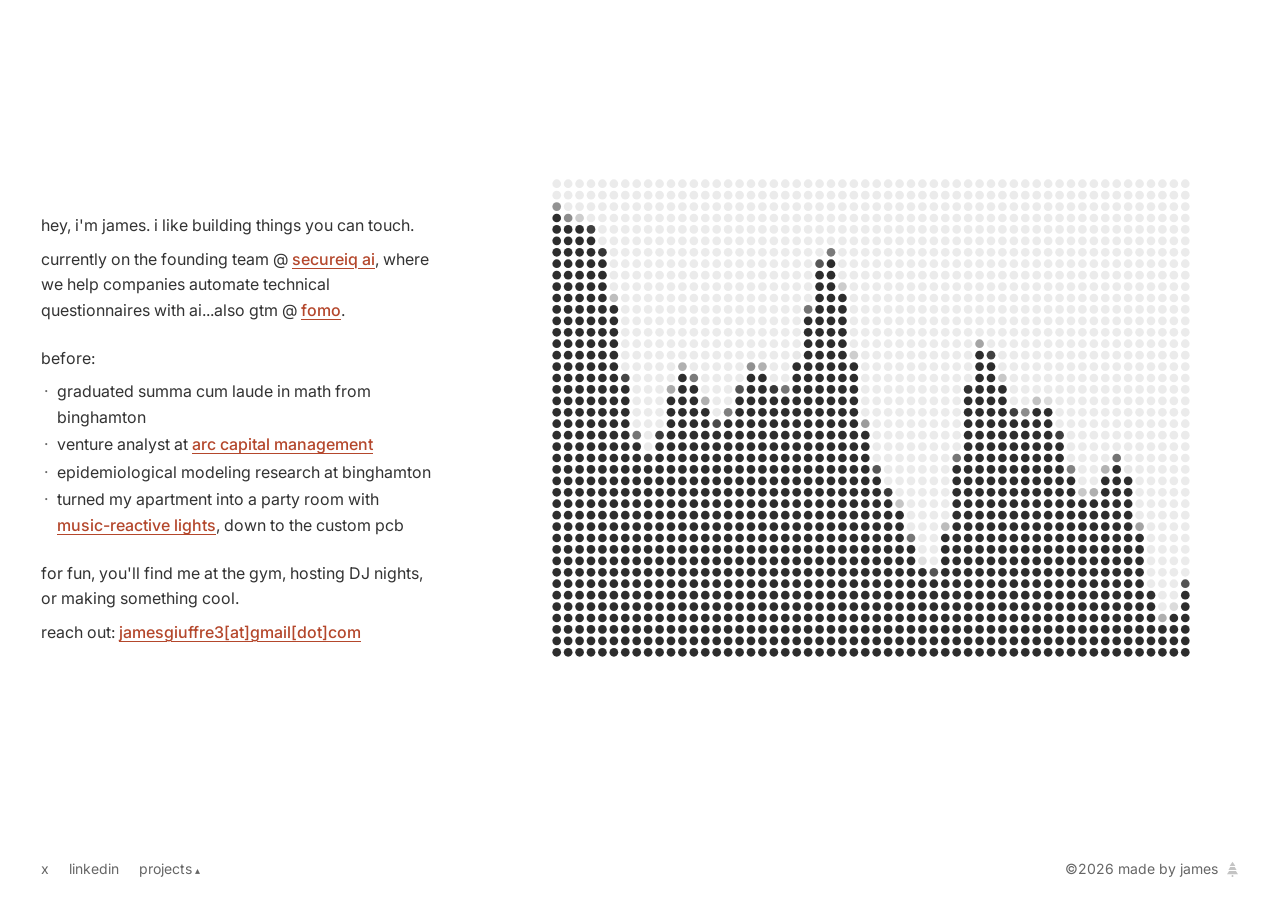
<file: index.html>
<!doctype html>
<html lang="en">
<head>
<meta charset="utf-8">
<meta name="viewport" content="width=device-width, initial-scale=1">
<title>james giuffre</title>
<meta name="description" content="james giuffre: founding team at secureiq ai, gtm at fomo, binghamton math grad, builder of music-reactive lights.">
<meta property="og:title" content="james giuffre">
<meta property="og:description" content="founding team at secureiq ai. i like building things you can touch.">
<meta property="og:url" content="https://jamesgiuffre.com">
<meta name="twitter:card" content="summary">
<meta name="twitter:site" content="@jamesgiuffree">
<link rel="icon" href="favicon.svg" type="image/svg+xml">
<link rel="preconnect" href="https://fonts.googleapis.com">
<link rel="preconnect" href="https://fonts.gstatic.com" crossorigin>
<link href="https://fonts.googleapis.com/css2?family=Inter:wght@400;500&display=swap" rel="stylesheet">
<link rel="stylesheet" href="style.css">
</head>
<body>
<div class="page">
  <main class="split">
    <div class="text">
      <p>hey, i'm james. i like building things you can touch.</p>
      <p>currently on the founding team @ <a href="https://secureiq.ai" target="_blank" rel="noopener">secureiq ai</a>, where we help companies automate technical questionnaires with ai...also gtm @ <a href="https://fomo.family/" target="_blank" rel="noopener">fomo</a>.</p>

      <p class="before">before:</p>
      <ul>
        <li>graduated summa cum laude in math from binghamton</li>
        <li>venture analyst at <a href="https://arccapm.com" target="_blank" rel="noopener">arc capital management</a></li>
        <li>epidemiological modeling research at binghamton</li>
        <li>turned my apartment into a party room with <a href="lights.html">music-reactive lights</a>, down to the custom pcb</li>
      </ul>


      <p>for fun, you'll find me at the gym, hosting DJ nights, or making something cool.</p>

      <p>reach out: <a class="mail" href="#" data-u="jamesgiuffre3" data-d="gmail.com">jamesgiuffre3[at]gmail[dot]com</a></p>
    </div>

    <a class="graphic" href="lights.html" aria-label="see the lights project">
      <canvas id="leds" aria-hidden="true"></canvas>
      <span class="caption">my lights, roughly. click for the real thing →</span>
    </a>
  </main>

  <footer>
    <nav>
      <a href="https://x.com/jamesgiuffree" target="_blank" rel="noopener">x</a>
      <a href="https://www.linkedin.com/in/jamesgiuffre" target="_blank" rel="noopener">linkedin</a>
      <details class="dd">
        <summary>projects</summary>
        <div class="menu">
          <a href="lights.html">lights</a>
          <span class="soon">more soon</span>
        </div>
      </details>
    </nav>
    <span class="sig"><span>©<span class="yr">2026</span> made by james</span><a class="secret" href="/tree" aria-label="site tree"><svg viewBox="0 0 16 20" width="13" height="16" aria-hidden="true"><path d="M8 1 L11.6 6.2 H4.4 Z M5.1 7.4 H10.9 L13.1 11.4 H2.9 Z M3.7 12.6 H12.3 L14.9 16.6 H1.1 Z" fill="currentColor"/><rect x="7" y="17.4" width="2" height="2.6" rx=".4" fill="currentColor"/></svg></a></span>
  </footer>
</div>
<script src="leds.js"></script>
<script src="site.js"></script>
<script src="totree.js"></script>
</body>
</html>
</file>
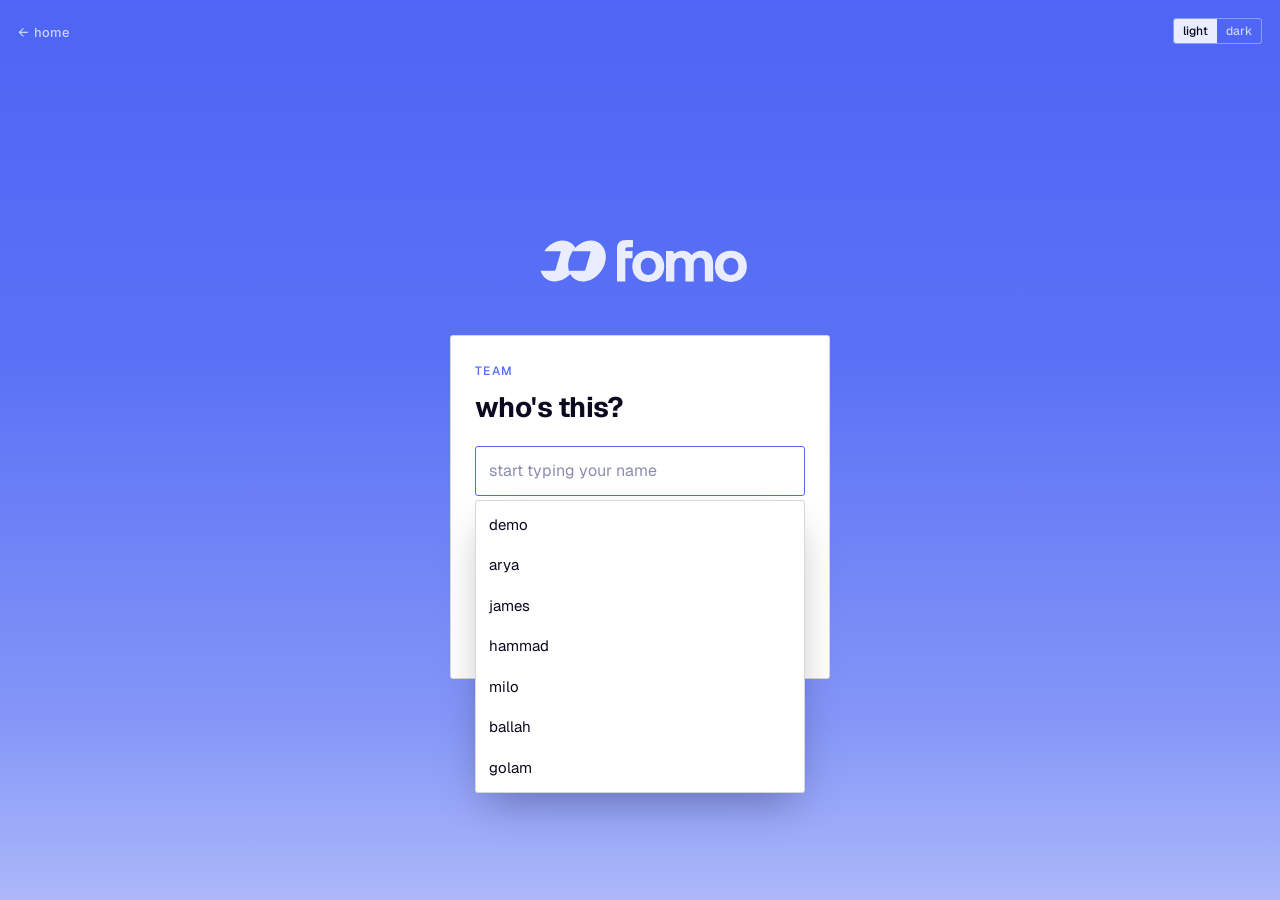
<file: invoice.html>
<!doctype html>
<html lang="en">
<head>
<meta charset="utf-8">
<meta name="viewport" content="width=device-width, initial-scale=1, viewport-fit=cover">
<title>fomo team</title>
<meta name="robots" content="noindex, nofollow">
<meta name="theme-color" content="#FFFFFF">
<script>try{if(localStorage.getItem("inv.theme")==="dark")document.documentElement.setAttribute("data-theme","dark")}catch(e){}</script>
<link rel="icon" href="/brand/app-icon.svg" type="image/svg+xml">
<link rel="apple-touch-icon" href="/brand/app-icon.svg">
<link rel="preconnect" href="https://fonts.googleapis.com">
<link rel="preconnect" href="https://fonts.gstatic.com" crossorigin>
<link href="https://fonts.googleapis.com/css2?family=Geist:wght@400;500;700&display=swap" rel="stylesheet">
<link rel="stylesheet" href="app.css">
</head>
<body>

<!-- sign in -->
<div id="signin" class="signin" hidden>
  <a class="site-home on-signin" href="/"><span aria-hidden="true">←</span><span class="site-home-label">home</span></a>
  <div class="theme-toggle" role="group" aria-label="theme"><button type="button" data-theme-set="light">light</button><button type="button" data-theme-set="dark">dark</button></div>
  <div class="lockup lockup-white" aria-label="fomo">
    <img src="/brand/eyes-white.svg" alt="" class="lk-eyes"><img src="/brand/wordmark-white.svg" alt="fomo" class="lk-word">
  </div>
  <div class="signin-card">
    <p class="signin-kicker">team</p>
    <h1>who's this?</h1>
    <form id="login-form" autocomplete="off">
      <div class="combo">
        <input id="login-name" type="text" placeholder="start typing your name" maxlength="40" autocomplete="off"
               role="combobox" aria-expanded="false" aria-controls="name-list" aria-autocomplete="list">
        <ul id="name-list" class="combo-list" role="listbox" hidden></ul>
      </div>
      <label class="pass-field" id="pass-field" hidden>
        <span>team password</span>
        <input id="login-pass" type="password" inputmode="numeric" autocomplete="current-password" maxlength="40" placeholder="••••">
      </label>
      <button class="btn primary wide" type="submit" id="login-go" disabled>continue</button>
    </form>
    <p class="hint" id="login-msg" role="status"></p>
  </div>
</div>

<!-- app -->
<div id="shell" class="shell" hidden>
  <header class="topbar">
    <a class="site-home" href="/" title="back to jamesgiuffre.com"><span aria-hidden="true">←</span><span class="site-home-label">home</span></a>
    <a class="lockup lockup-top" href="#overview" aria-label="fomo home">
      <img src="/brand/eyes-blue.svg" alt="" class="lk-eyes on-light"><img src="/brand/wordmark-blue.svg" alt="fomo" class="lk-word on-light">
      <img src="/brand/eyes-white.svg" alt="" class="lk-eyes on-dark"><img src="/brand/wordmark-white.svg" alt="fomo" class="lk-word on-dark">
    </a>
    <nav class="tabs" id="tabs" aria-label="sections">
      <button type="button" data-view="overview">overview</button>
      <button type="button" data-view="time">time</button>
      <button type="button" data-view="expenses">expenses</button>
      <button type="button" data-view="approvals" class="admin-only">approvals<span class="badge" id="approvals-badge" hidden></span></button>
      <button type="button" data-view="team" class="admin-only">team</button>
    </nav>
    <div class="me">
      <div class="theme-toggle" role="group" aria-label="theme"><button type="button" data-theme-set="light">light</button><button type="button" data-theme-set="dark">dark</button></div>
      <span class="avatar" id="me-avatar"></span>
      <span id="me-name"></span>
      <button type="button" class="link" id="switch">switch</button>
      <button type="button" class="link" id="lock" title="sign out and forget the password on this device">lock</button>
    </div>
  </header>

  <main class="main">

    <!-- ============ overview ============ -->
    <section class="view" data-view="overview">
      <div class="hero">
        <div class="hero-top">
          <div>
            <p class="eyebrow" id="hello"></p>
            <div class="month-switch">
              <button type="button" class="mbtn" data-step="-1" aria-label="previous month">‹</button>
              <h2 class="month-label"></h2>
              <button type="button" class="mbtn" data-step="1" aria-label="next month">›</button>
            </div>
          </div>
          <div class="hero-actions">
            <button type="button" class="btn light" data-go="time">log time</button>
            <button type="button" class="btn ghost-light" data-go="expenses">add expense</button>
          </div>
        </div>
        <div class="stats" id="stats"></div>
      </div>

      <div class="grid2" id="overview-grid">
        <div class="card">
          <div class="card-head"><h3>spending by category</h3><span class="muted" id="cat-total"></span></div>
          <div class="bars" id="cat-bars"></div>
        </div>
        <div class="card admin-only" id="standing-card">
          <div class="card-head"><h3>waiting on you</h3><button type="button" class="link" data-go="approvals">open approvals →</button></div>
          <div class="standing" id="standing"></div>
        </div>
      </div>

      <div class="card">
        <div class="card-head"><h3>recent</h3></div>
        <ul class="feed" id="feed"></ul>
      </div>
    </section>

    <!-- ============ time ============ -->
    <section class="view" data-view="time">
      <div class="page-head">
        <div><button type="button" class="back-link" data-go="overview">← overview</button><h2>time</h2></div>
      </div>

      <form class="card" id="entry-form" novalidate>
        <div class="card-head"><h3>log time</h3>
          <label class="rate"><span>rate</span><b>$</b><input id="rate" type="number" min="0" max="10000" step="5" inputmode="decimal" placeholder="0"><span>/hr</span></label>
        </div>
        <div class="form-grid">
          <label class="field"><span>date</span><input id="date" type="date" required></label>
          <label class="field grow"><span>what did you work on?</span><textarea id="matter" rows="1" maxlength="500" placeholder="e.g. drafted investor update"></textarea></label>
        </div>
        <div class="time-row">
          <div class="field">
            <span>time</span>
            <div class="stepper">
              <button type="button" class="step" data-d="-0.25" aria-label="15 minutes less">−</button>
              <output id="hours">0:00</output>
              <button type="button" class="step" data-d="0.25" aria-label="15 minutes more">+</button>
            </div>
          </div>
          <div class="chips">
            <button type="button" class="chip" data-h="0.25">+15m</button>
            <button type="button" class="chip" data-h="0.5">+30m</button>
            <button type="button" class="chip" data-h="1">+1h</button>
            <button type="button" class="chip" data-h="2">+2h</button>
            <button type="button" class="chip" data-h="4">+4h</button>
            <button type="button" class="link" id="clear-time">clear</button>
          </div>
          <label class="field start">
            <span>starting at</span>
            <input id="start" type="text" autocomplete="off" spellcheck="false" placeholder="e.g. 1p" maxlength="12">
          </label>
          <span class="range-preview" id="range-preview"></span>
        </div>
        <div class="form-foot">
          <span class="preview" id="preview"></span>
          <button class="btn primary" type="submit" id="add-entry">add entry</button>
        </div>
        <p class="err" id="entry-err" role="status"></p>
      </form>

      <div class="card">
        <div class="card-head"><h3>unbilled time</h3><span class="muted">clears once it's invoiced</span></div>
        <div class="table-wrap">
          <table class="tbl">
            <thead><tr><th>date</th><th>work</th><th class="num">time</th><th class="num hide-sm">rate</th><th class="num">amount</th><th class="act"></th></tr></thead>
            <tbody id="entry-rows"></tbody>
            <tfoot><tr><td>total</td><td></td><td class="num" id="t-hours"></td><td class="hide-sm"></td><td class="num" id="t-amount"></td><td></td></tr></tfoot>
          </table>
          <p class="empty" id="entry-empty">nothing unbilled. new time you log shows up here.</p>
        </div>
        <div class="submit-bar" id="invoice-bar">
          <p id="invoice-sum"></p>
          <button class="btn primary" type="button" id="submit-invoice">submit invoice</button>
        </div>
      </div>

      <div class="card">
        <div class="card-head"><h3>invoices</h3><span class="muted">tap one for the breakdown</span></div>
        <div class="table-wrap">
          <table class="tbl">
            <thead><tr><th>no.</th><th>period</th><th class="num hide-sm">time</th><th class="num">amount</th><th>status</th><th class="act"></th></tr></thead>
            <tbody id="invoice-rows"></tbody>
          </table>
          <p class="empty" id="invoice-empty">no invoices yet.</p>
        </div>
      </div>
    </section>

    <!-- ============ expenses ============ -->
    <section class="view" data-view="expenses">
      <div class="page-head">
        <div><button type="button" class="back-link" data-go="overview">← overview</button><h2>expenses</h2></div>
      </div>

      <form class="card" id="expense-form" novalidate>
        <div class="card-head"><h3 id="expense-form-title">add expense</h3><button type="button" class="link" id="cancel-edit" hidden>cancel editing</button></div>
        <div class="exp-grid">
          <label class="drop" id="drop">
            <input id="receipt" type="file" accept="image/*,application/pdf" hidden>
            <div class="drop-empty" id="drop-empty">
              <span class="drop-icon" aria-hidden="true">＋</span>
              <strong>upload receipt</strong>
              <span>photo or pdf, or drop it here</span>
            </div>
            <div class="drop-full" id="drop-full" hidden>
              <img id="drop-img" alt="receipt preview">
              <div class="drop-pdf" id="drop-pdf" hidden>pdf</div>
              <span class="drop-name" id="drop-name"></span>
              <span class="scan-status" id="scan-status" role="status"></span>
              <button type="button" class="link" id="drop-clear">remove</button>
            </div>
          </label>
          <div class="exp-fields">
            <div class="form-grid">
              <label class="field grow"><span>where</span><input id="merchant" type="text" maxlength="80" placeholder="e.g. uber, sweetgreen"></label>
              <label class="field amount"><span>amount</span><div class="money-in"><b>$</b><input id="amount" type="text" inputmode="decimal" placeholder="0.00"></div></label>
              <label class="field"><span>date</span><input id="xdate" type="date"></label>
            </div>
            <div class="field">
              <span>category</span>
              <div class="cats" id="cats" role="radiogroup" aria-label="category"></div>
            </div>
            <label class="field"><span>note <em>optional</em></span><input id="xnote" type="text" maxlength="300" placeholder="who it was with, what it was for"></label>
          </div>
        </div>
        <div class="form-foot">
          <span class="preview" id="receipt-hint">receipts are optional but help arya approve faster</span>
          <button class="btn primary" type="submit" id="add-expense">add expense</button>
        </div>
        <p class="err" id="expense-err" role="status"></p>
      </form>

      <div class="card">
        <div class="card-head"><h3>unsent expenses</h3><span class="muted">clears once it's sent to arya</span></div>
        <div class="table-wrap">
          <table class="tbl">
            <thead><tr><th class="chk"><input type="checkbox" id="check-all" aria-label="select all"></th><th>date</th><th>where</th><th class="hide-sm">category</th><th class="num">amount</th><th class="hide-sm">status</th><th class="act"></th></tr></thead>
            <tbody id="expense-rows"></tbody>
          </table>
          <p class="empty" id="expense-empty">nothing waiting to be sent.</p>
        </div>
        <div class="submit-bar" id="reimb-bar">
          <p id="reimb-sum"></p>
          <button class="btn primary" type="button" id="submit-reimb">request reimbursement</button>
        </div>
      </div>

      <div class="card">
        <div class="card-head"><h3>reimbursement requests</h3><span class="muted">tap one for the breakdown</span></div>
        <div class="table-wrap">
          <table class="tbl">
            <thead><tr><th>no.</th><th>sent</th><th class="num hide-sm">items</th><th class="num">total</th><th>status</th><th class="act"></th></tr></thead>
            <tbody id="request-rows"></tbody>
          </table>
          <p class="empty" id="request-empty">no requests yet.</p>
        </div>
      </div>
    </section>

    <!-- ============ approvals (arya) ============ -->
    <section class="view admin-only" data-view="approvals">
      <div class="page-head"><div><button type="button" class="back-link" data-go="overview">← overview</button><h2>approvals</h2></div></div>
      <div class="bulk-bar" id="bulk-bar" hidden></div>
      <div id="approval-list"></div>
      <div class="card">
        <div class="card-head"><h3>history</h3></div>
        <ul class="feed" id="history"></ul>
      </div>
    </section>

    <!-- ============ team (arya) ============ -->
    <section class="view admin-only" data-view="team">
      <div class="page-head">
        <div><button type="button" class="back-link" data-go="overview">← overview</button><h2>team</h2></div>
        <div class="month-switch small">
          <button type="button" class="mbtn" data-step="-1" aria-label="previous month">‹</button>
          <span class="month-label"></span>
          <button type="button" class="mbtn" data-step="1" aria-label="next month">›</button>
        </div>
      </div>
      <div class="card">
        <div class="card-head"><h3>by person</h3><span class="muted">tap a name to filter</span></div>
        <div class="table-wrap">
          <table class="tbl team">
            <thead><tr><th>name</th><th class="num">time</th><th class="num">billed</th><th class="num">expenses</th><th class="num">paid out</th><th class="num">outstanding</th></tr></thead>
            <tbody id="team-rows"></tbody>
            <tfoot id="team-foot"></tfoot>
          </table>
        </div>
      </div>
      <div class="card">
        <div class="card-head"><h3>time</h3><span class="muted" id="team-filter-label"></span></div>
        <div class="table-wrap">
          <table class="tbl">
            <thead><tr><th>date</th><th>who</th><th>work</th><th class="num">time</th><th class="num">amount</th><th></th></tr></thead>
            <tbody id="team-entries"></tbody>
          </table>
          <p class="empty" id="team-entries-empty">no time logged.</p>
        </div>
      </div>
      <div class="card">
        <div class="card-head"><h3>expenses</h3></div>
        <div class="table-wrap">
          <table class="tbl">
            <thead><tr><th>date</th><th>who</th><th>where</th><th class="hide-sm">category</th><th class="num">amount</th><th class="hide-sm">status</th><th class="act"></th></tr></thead>
            <tbody id="team-expenses"></tbody>
          </table>
          <p class="empty" id="team-expenses-empty">no expenses.</p>
        </div>
      </div>
    </section>

    <p class="foot-status" id="sync"></p>
  </main>
</div>

<!-- receipt viewer -->
<div class="viewer" id="viewer" hidden>
  <div class="viewer-box">
    <button type="button" class="viewer-close" id="viewer-close" aria-label="close">×</button>
    <img id="viewer-img" alt="receipt">
    <iframe id="viewer-pdf" title="receipt" hidden></iframe>
  </div>
</div>

<div class="toast" id="toast" role="status" aria-live="polite"></div>
<section id="print-invoice" class="print-invoice" aria-hidden="true"></section>
<script src="app.js"></script>
<script src="totree.js"></script>
</body>
</html>
</file>
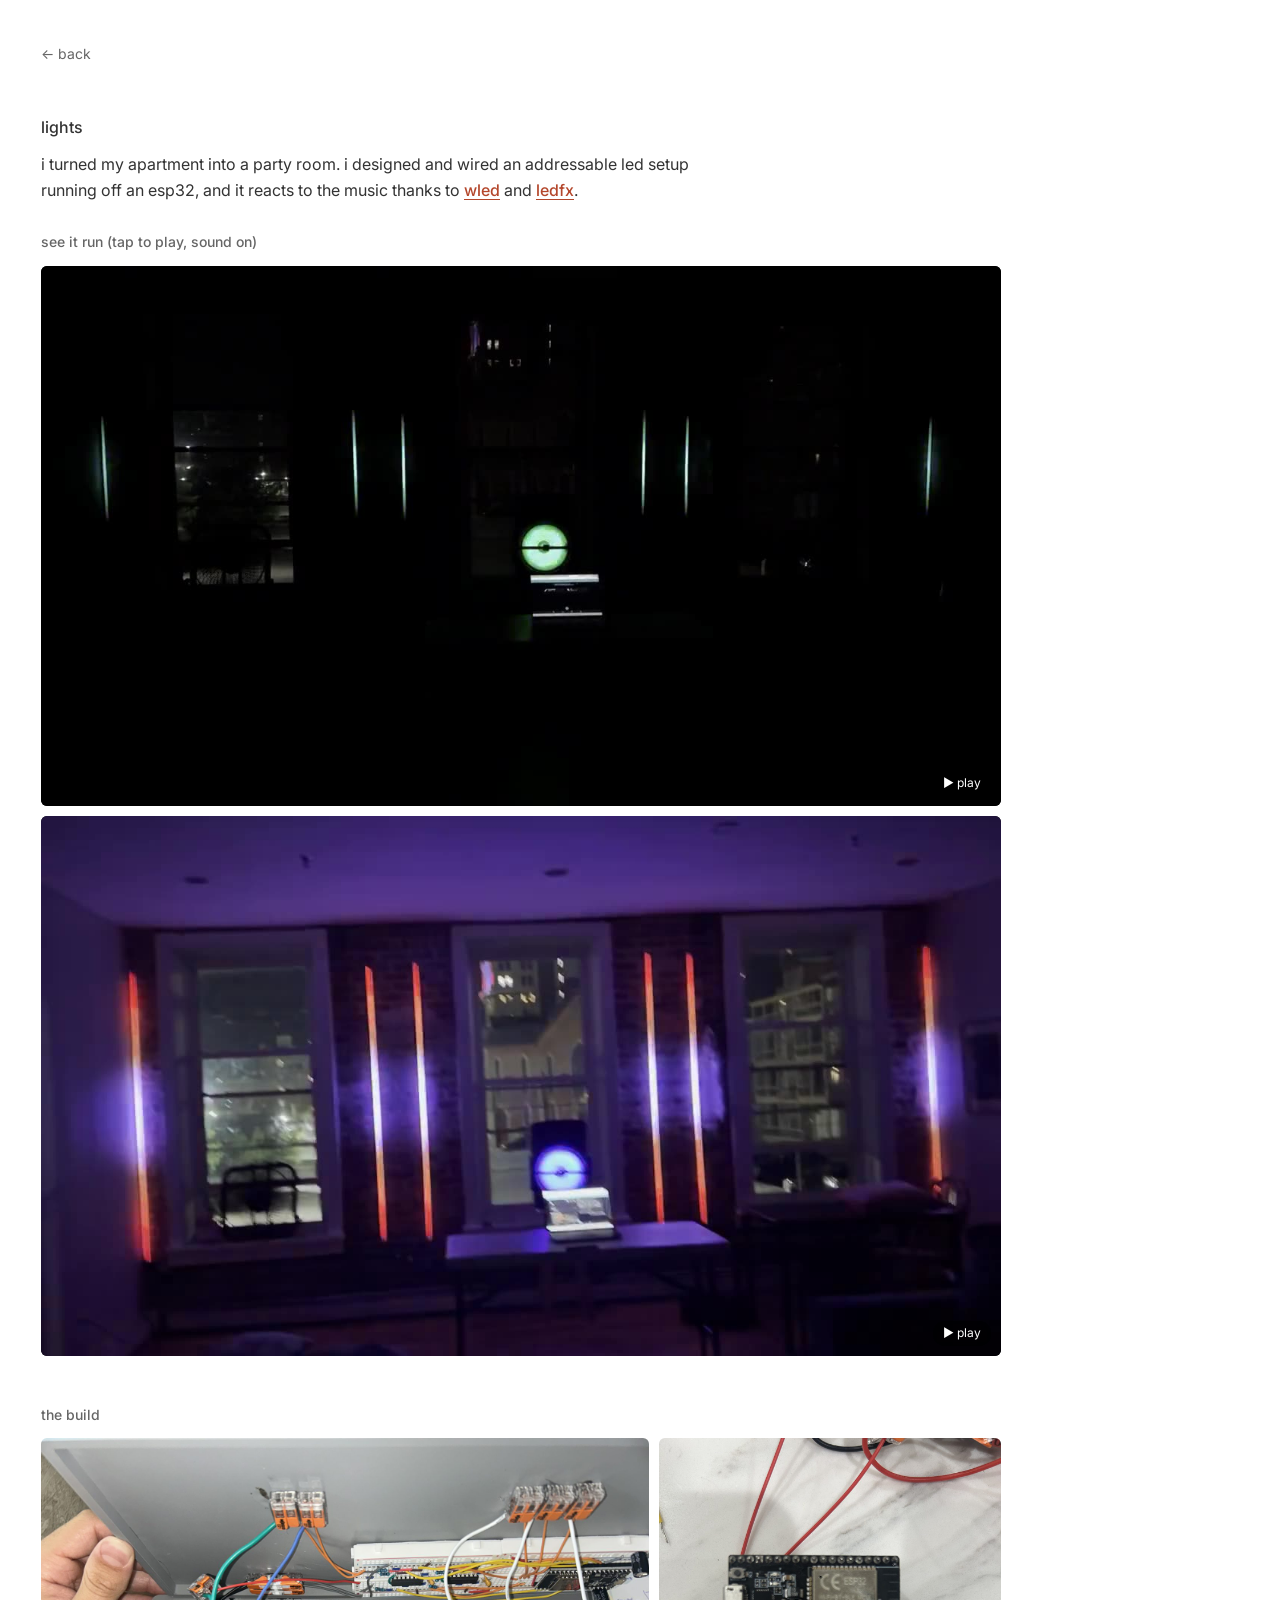
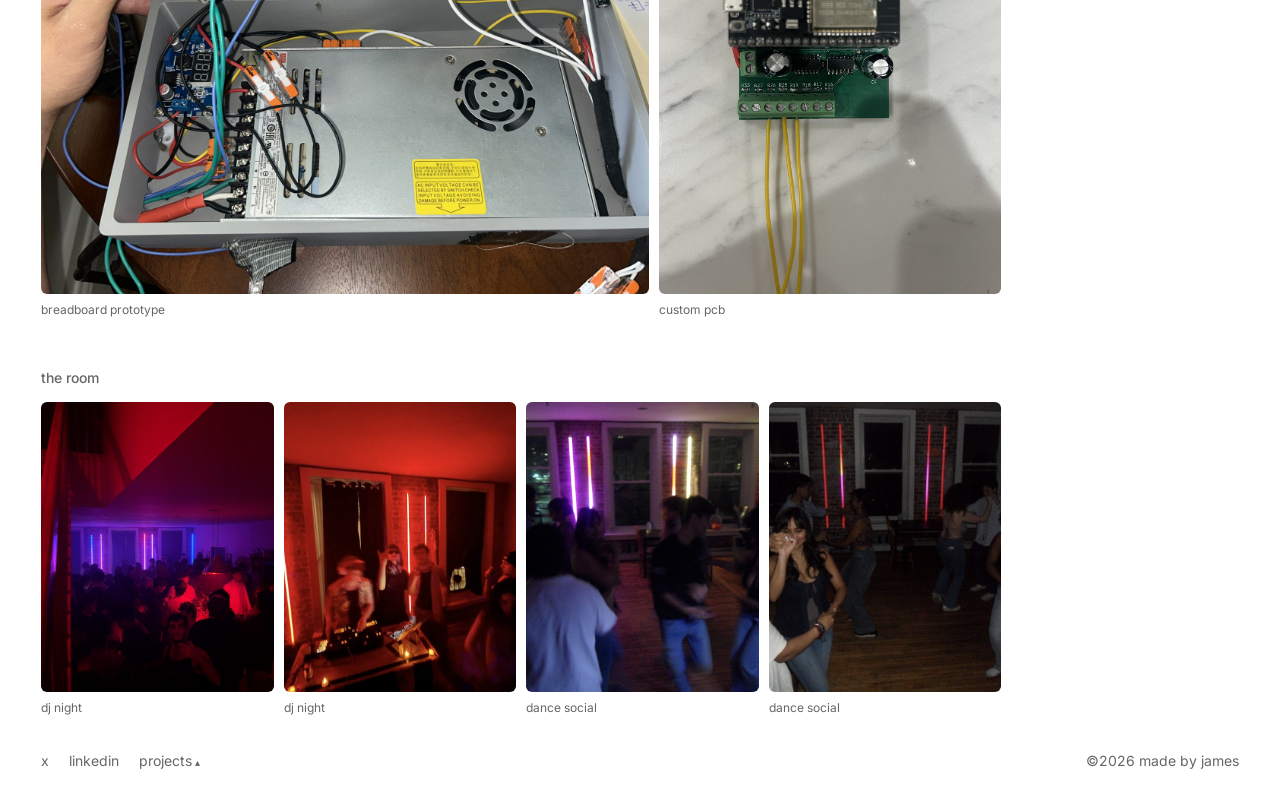
<file: lights.html>
<!doctype html>
<html lang="en">
<head>
<meta charset="utf-8">
<meta name="viewport" content="width=device-width, initial-scale=1">
<title>lights · james giuffre</title>
<meta name="description" content="a music-reactive, addressable led setup james giuffre built for his apartment, from breadboard to custom pcb.">
<meta property="og:title" content="lights · james giuffre">
<meta property="og:description" content="music-reactive leds, custom pcbs, and an apartment turned party room.">
<link rel="icon" href="favicon.svg" type="image/svg+xml">
<link rel="preconnect" href="https://fonts.googleapis.com">
<link rel="preconnect" href="https://fonts.gstatic.com" crossorigin>
<link href="https://fonts.googleapis.com/css2?family=Inter:wght@400;500&display=swap" rel="stylesheet">
<link rel="stylesheet" href="style.css">
</head>
<body>
<div class="page">
  <main class="project">
    <a class="back" href="index.html">← back</a>

    <h1>lights</h1>
    <p>i turned my apartment into a party room. i designed and wired an addressable led setup running off an esp32, and it reacts to the music thanks to <a href="https://kno.wled.ge/" target="_blank" rel="noopener">wled</a> and <a href="https://github.com/ledfx/ledfx" target="_blank" rel="noopener">ledfx</a>.</p>

    <h2 class="vids-h">see it run (tap to play, sound on)</h2>
    <div class="videos">
      <div class="vid wide manual"><video src="media/demo-1.mp4" poster="media/demo-1.jpg" loop playsinline preload="metadata" aria-label="light demo 1"></video><button class="sound play" type="button" aria-label="play video">▶ play</button></div>
      <div class="vid wide manual"><video src="media/demo-2.mp4" poster="media/demo-2.jpg" loop playsinline preload="metadata" aria-label="light demo 2"></video><button class="sound play" type="button" aria-label="play video">▶ play</button></div>
    </div>

    <h2>the build</h2>
    <div class="grid two build">
      <figure>
        <a class="ph" href="media/breadboard.jpg">
          <img src="media/breadboard.jpg" alt="breadboard prototype of the led controller" loading="lazy">
        </a>
        <figcaption>breadboard prototype</figcaption>
      </figure>
      <figure>
        <a class="ph" href="media/pcb.jpg">
          <img src="media/pcb.jpg" alt="custom esp32 pcb" loading="lazy">
        </a>
        <figcaption>custom pcb</figcaption>
      </figure>
    </div>

    <h2>the room</h2>
    <div class="grid four">
      <figure>
        <a class="ph" href="media/dj-1.jpg">
          <img src="media/dj-1.jpg" alt="packed room under the lights" loading="lazy">
        </a>
        <figcaption>dj night</figcaption>
      </figure>
      <figure>
        <a class="ph" href="media/dj-2.jpg">
          <img src="media/dj-2.jpg" alt="dj set in the apartment" loading="lazy">
        </a>
        <figcaption>dj night</figcaption>
      </figure>
      <figure>
        <a class="ph" href="media/dance-1.jpg">
          <img src="media/dance-1.jpg" alt="dance social" loading="lazy">
        </a>
        <figcaption>dance social</figcaption>
      </figure>
      <figure>
        <a class="ph" href="media/dance-2.jpg">
          <img src="media/dance-2.jpg" alt="dance social" loading="lazy">
        </a>
        <figcaption>dance social</figcaption>
      </figure>
    </div>
  </main>

  <footer>
    <nav>
      <a href="https://x.com/jamesgiuffree" target="_blank" rel="noopener">x</a>
      <a href="https://www.linkedin.com/in/jamesgiuffre" target="_blank" rel="noopener">linkedin</a>
      <details class="dd">
        <summary>projects</summary>
        <div class="menu">
          <a href="lights.html">lights</a>
          <span class="soon">more soon</span>
        </div>
      </details>
    </nav>
    <span>©<span class="yr">2026</span> made by james</span>
  </footer>
</div>
<div class="lightbox" hidden>
  <button class="lb-close" type="button" aria-label="close">×</button>
  <button class="lb-prev" type="button" aria-label="previous">‹</button>
  <figure><img alt=""><figcaption></figcaption></figure>
  <button class="lb-next" type="button" aria-label="next">›</button>
</div>
<script src="site.js"></script>
<script src="lights.js"></script>
<script src="totree.js"></script>
</body>
</html>
</file>
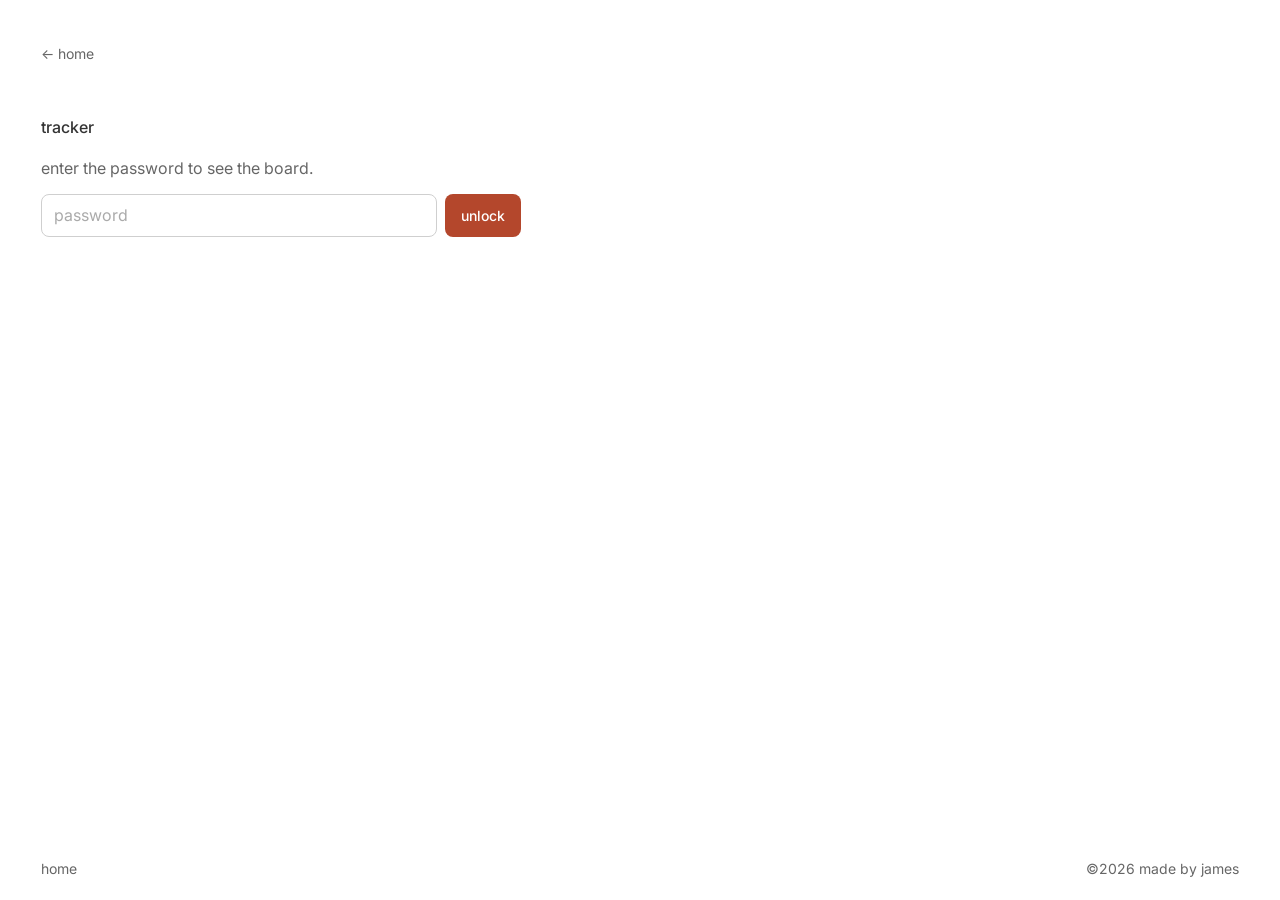
<file: tracker.html>
<!doctype html>
<html lang="en">
<head>
<meta charset="utf-8">
<meta name="viewport" content="width=device-width, initial-scale=1">
<title>tracker · james giuffre</title>
<meta name="robots" content="noindex, nofollow">
<link rel="icon" href="favicon.svg" type="image/svg+xml">
<link rel="preconnect" href="https://fonts.googleapis.com">
<link rel="preconnect" href="https://fonts.gstatic.com" crossorigin>
<link href="https://fonts.googleapis.com/css2?family=Inter:wght@400;500&display=swap" rel="stylesheet">
<link rel="stylesheet" href="style.css">
<link rel="stylesheet" href="tracker.css">
</head>
<body>
<div class="page">
  <main class="tracker">
    <a class="back" href="/">← home</a>
    <h1>tracker</h1>

    <form id="lock" class="lock" autocomplete="off" hidden>
      <p>enter the password to see the board.</p>
      <div class="add">
        <input id="lock-pass" type="password" inputmode="numeric" placeholder="password" maxlength="40" aria-label="password">
        <button type="submit">unlock</button>
      </div>
      <p class="status" id="lock-msg" role="status"></p>
    </form>

    <div id="app" hidden>
    <form id="add" class="add" autocomplete="off">
      <input id="add-title" type="text" placeholder="add a task…" maxlength="300" aria-label="new task">
      <button type="submit">add</button>
    </form>

    <p class="progress"><span id="progress-text">nothing yet</span><span class="bar"><span id="progress-fill"></span></span></p>

    <div class="board">
      <section class="col" data-status="todo">
        <h2>not started <span class="n"></span></h2>
        <ul class="list"></ul>
      </section>
      <section class="col" data-status="doing">
        <h2>in progress <span class="n"></span></h2>
        <ul class="list"></ul>
      </section>
      <section class="col" data-status="done">
        <h2>complete <span class="n"></span></h2>
        <ul class="list"></ul>
      </section>
    </div>

    <p class="status"><span id="save-status" role="status"></span> <button type="button" id="relock" class="relock">lock</button></p>
    </div>
  </main>

  <div id="took" class="modal" hidden>
    <form class="sheet" id="took-form" autocomplete="off">
      <p class="q">nice. how long did <span id="took-title"></span> take?</p>
      <div class="dur">
        <label><input id="took-h" type="number" min="0" max="999" inputmode="numeric" placeholder="0"> hr</label>
        <label><input id="took-m" type="number" min="0" max="59" step="5" inputmode="numeric" placeholder="0"> min</label>
      </div>
      <div class="acts">
        <button type="button" class="ghost-btn" id="took-skip">skip</button>
        <button type="submit" class="solid-btn">save</button>
      </div>
    </form>
  </div>

  <footer>
    <nav>
      <a href="/">home</a>
    </nav>
    <span>©<span class="yr">2026</span> made by james</span>
  </footer>
</div>
<script src="site.js"></script>
<script src="tracker.js"></script>
<script src="totree.js"></script>
</body>
</html>
</file>
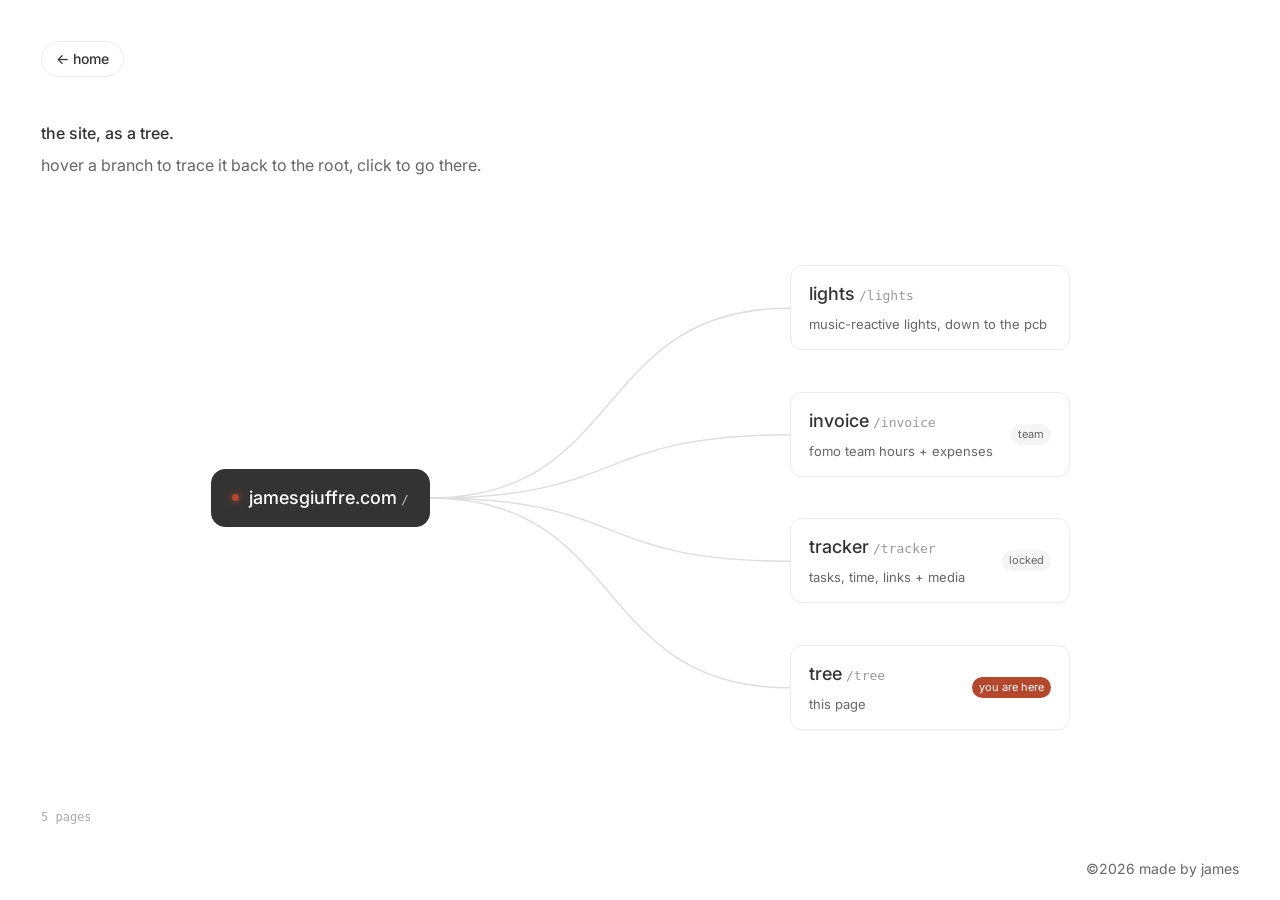
<file: tree.html>
<!doctype html>
<html lang="en">
<head>
<meta charset="utf-8">
<meta name="viewport" content="width=device-width, initial-scale=1">
<title>tree · james giuffre</title>
<meta name="description" content="every page on jamesgiuffre.com, as a tree.">
<meta name="robots" content="noindex, nofollow">
<link rel="icon" href="favicon.svg" type="image/svg+xml">
<link rel="preconnect" href="https://fonts.googleapis.com">
<link rel="preconnect" href="https://fonts.gstatic.com" crossorigin>
<link href="https://fonts.googleapis.com/css2?family=Inter:wght@400;500&display=swap" rel="stylesheet">
<link rel="stylesheet" href="style.css">
<link rel="stylesheet" href="tree.css">
</head>
<body>
<div class="page">
  <main class="treepage">
    <a class="home-btn" href="/">← home</a>

    <h1>the site, as a tree.</h1>
    <p class="sub">hover a branch to trace it back to the root, click to go there.</p>

    <div class="stage" id="stage">
      <svg id="wires" aria-hidden="true"></svg>
      <nav id="nodes" aria-label="site map"></nav>
    </div>

    <p class="count" id="count"></p>
  </main>

  <footer>
    <span></span>
    <span>©<span class="yr">2026</span> made by james</span>
  </footer>
</div>
<script src="site.js"></script>
<script src="tree.js"></script>
</body>
</html>
</file>
<file: style.css>
:root{
  --bg:#ffffff;
  --fg:#333333;
  --muted:#666666;
  --line:#ececec;
  --accent:#b4472c;
}
*{box-sizing:border-box;margin:0;padding:0}
html{-webkit-text-size-adjust:100%}
body{
  background:var(--bg);color:var(--fg);
  font:400 16px/1.6 Inter,-apple-system,BlinkMacSystemFont,"Segoe UI",Roboto,sans-serif;
  -webkit-font-smoothing:antialiased;
}
a{color:var(--accent);font-weight:500;text-decoration:underline;text-underline-offset:3px;text-decoration-thickness:1px}
a:hover{text-decoration-thickness:2px}

.page{min-height:100vh;min-height:100svh;display:flex;flex-direction:column;padding:41px 41px 20px;max-width:1400px;margin:0 auto}

/* landing */
.split{flex:1;display:grid;grid-template-columns:minmax(0,390px) 1fr;gap:72px;align-items:center;max-width:1200px;width:100%}
.text p{margin-bottom:8px}
.text ul{list-style:none;margin:0 0 22px}
.text .before{margin-top:22px}
.text li{padding-left:16px;position:relative;margin-bottom:2px}
.text li::before{content:"·";position:absolute;left:3px;color:var(--muted)}

.graphic{display:flex;flex-direction:column;align-items:center;gap:10px;text-decoration:none;justify-self:center;width:100%;max-width:640px}
#leds{width:100%;aspect-ratio:4/3;display:block;cursor:pointer}
.caption{font-size:13px;font-weight:400;color:var(--muted);opacity:0;transition:opacity .3s}
.graphic:hover .caption,.graphic:focus-visible .caption{opacity:1}

/* footer */
footer{display:flex;justify-content:space-between;align-items:flex-end;gap:16px;font-size:14px;color:var(--muted);padding-top:32px}
footer nav{display:flex;gap:20px;align-items:center}
footer a,.dd summary{color:var(--muted);text-decoration:none;font-weight:400}
footer a:hover,.dd summary:hover,.dd[open] summary{color:var(--fg)}
.dd{position:relative}
.dd summary{cursor:pointer;list-style:none}
.dd summary::-webkit-details-marker{display:none}
.dd summary::after{content:" ▴";font-size:10px}
.menu{position:absolute;bottom:calc(100% + 10px);left:-12px;background:var(--bg);border:1px solid var(--line);border-radius:8px;padding:6px;min-width:130px;box-shadow:0 6px 20px rgba(0,0,0,.06);display:flex;flex-direction:column}
.menu a,.menu .soon{padding:6px 10px;border-radius:6px}
.menu a{color:var(--fg)}
.menu a:hover{background:#f6f6f6}
.menu .soon{opacity:.6}

/* the little tree next to "made by james" (our secret) */
.sig{display:inline-flex;align-items:center;gap:8px}
footer a.secret{display:inline-flex;color:#c4c4c4;transition:color .25s,transform .25s}
footer a.secret:hover,footer a.secret:focus-visible{color:var(--accent);transform:scale(1.15)}
.secret svg{display:block}

/* project pages */
.project{max-width:680px;width:100%;flex:1}
.back{font-size:14px;font-weight:400;color:var(--muted);text-decoration:none}
.back:hover{color:var(--fg)}
.project h1{font-size:16px;font-weight:500;margin:48px 0 12px}
.project > p{margin-bottom:10px}
.project h2{font-size:14px;font-weight:500;color:var(--muted);margin:48px 0 12px}
.grid{display:grid;gap:10px}
.grid.three{grid-template-columns:repeat(3,1fr)}
.grid.two{grid-template-columns:repeat(2,1fr)}
.grid.four{grid-template-columns:repeat(4,1fr)}
.project h2.vids-h{margin-top:28px}
/* videos: demo 1 is the main one, sized to fit the first screen; demo 2 below it */
.project{--media-w:min(960px, calc(100vw - 82px), calc((100svh - 290px) * 16 / 9))}
.videos{display:flex;flex-direction:column;gap:10px;width:var(--media-w)}
.project .grid{width:var(--media-w)}
.vid{position:relative;aspect-ratio:9/16;border-radius:6px;overflow:hidden;background:#111}
.vid.wide{aspect-ratio:16/9}
.vid iframe{position:absolute;inset:0;width:100%;height:100%;border:0}
figure{margin:0}
.ph{display:block;aspect-ratio:4/5;border-radius:6px;overflow:hidden;background:#f3f3f3}
.ph img{width:100%;height:100%;object-fit:cover;display:block}
figcaption{font-size:12px;color:var(--muted);margin-top:6px}
/* build row: breadboard shown as a full landscape, pcb as a narrower portrait, same height, no cropping */
.grid.two.build{grid-template-columns:4fr 2.25fr}
.build figure:first-child .ph{aspect-ratio:4/3}
.build figure:last-child .ph{aspect-ratio:3/4}

@media (max-width:760px){
  .page{padding:24px 16px}
  .split{grid-template-columns:1fr;gap:32px;align-items:start;padding-top:24px}
  .graphic{max-width:100%;order:-1;justify-self:stretch}
  .caption{opacity:1}
  .grid.three{grid-template-columns:1fr;max-width:320px}
  .videos,.project .grid{width:100%}
  .grid.four{grid-template-columns:repeat(2,1fr)}
  footer{flex-wrap:wrap}
}

/* native videos */
.vid video{position:absolute;inset:0;width:100%;height:100%;object-fit:cover;display:block;cursor:pointer}
.sound{position:absolute;right:10px;bottom:10px;z-index:2;border:0;border-radius:999px;padding:4px 10px;font:400 12px/1.4 Inter,sans-serif;color:#fff;background:rgba(0,0,0,.45);-webkit-backdrop-filter:blur(6px);backdrop-filter:blur(6px);cursor:pointer;transition:background .2s}
.sound:hover{background:rgba(0,0,0,.65)}
.sound.on{background:rgba(180,71,44,.85)}
.ctrls{position:absolute;right:10px;bottom:10px;z-index:2;display:flex;gap:6px}
.ctrls .sound,.ctrls .pp{position:static}
.pp{border:0;border-radius:999px;padding:4px 10px;min-width:34px;font:400 12px/1.4 Inter,sans-serif;color:#fff;background:rgba(0,0,0,.45);-webkit-backdrop-filter:blur(6px);backdrop-filter:blur(6px);cursor:pointer;transition:background .2s}
.pp:hover{background:rgba(0,0,0,.65)}

/* photo viewer */
.ph{cursor:zoom-in}
.ph img{transition:transform .4s ease}
.ph:hover img{transform:scale(1.03)}
.lightbox{position:fixed;inset:0;z-index:50;background:rgba(255,255,255,.97);display:flex;align-items:center;justify-content:center;opacity:0;transition:opacity .2s ease}
.lightbox.open{opacity:1}
.lightbox[hidden]{display:none}
.lightbox figure{margin:0;display:flex;flex-direction:column;align-items:center;gap:10px;max-width:calc(100vw - 140px)}
.lightbox img{max-width:100%;max-height:calc(100svh - 110px);border-radius:6px;display:block}
.lightbox figcaption{color:var(--muted);font-size:13px}
.lightbox button{position:absolute;background:none;border:0;color:var(--muted);font:300 40px/1 Inter,sans-serif;cursor:pointer;padding:12px 16px;transition:color .2s}
.lightbox button:hover{color:var(--fg)}
.lb-close{top:16px;right:18px;font-size:34px}
.lb-prev{left:12px;top:50%;transform:translateY(-50%)}
.lb-next{right:12px;top:50%;transform:translateY(-50%)}
@media (max-width:760px){
  .lightbox figure{max-width:100vw}
  .lb-prev,.lb-next{top:auto;bottom:18px;transform:none}
}
</file>
<file: app.css>
/* fomo team: time, expenses, reimbursements.
   Dark, "technical & premium" treatment from the fomo brand kit: fomo ink field, one navy halo,
   primary blue for actions, #EAEDFF type. Square-edged and rule-based rather than rounded cards.
   Aeonik (Geist stand-in): body regular, subheads medium, headlines + CTAs bold. Logos from /brand. */
:root{
  /* brand constants */
  --blue:#516AF6;         /* primary blue: actions, data */
  --electric:#4A36FF;     /* secondary blue: small accents only */
  --r:3px;
  --font:"Aeonik","Geist",-apple-system,BlinkMacSystemFont,"Segoe UI",Roboto,sans-serif;

  /* light theme (default): white field, fomo ink type, blue accents, blue logo */
  --ink:#FFFFFF;          /* page field */
  --text:#0B091F;         /* fomo ink */
  --navy:#EAEDFF;         /* soft brand surface (pale lavender) */
  --glow:#516AF6;         /* accent text */
  --muted:#5B5E80;
  --faint:#8A8DAD;
  --surface:#F6F7FF;
  --field:#FFFFFF;
  --pop:#FFFFFF;
  --line:rgba(11,9,31,.08);
  --line-strong:rgba(11,9,31,.16);
  --hover:rgba(81,106,246,.05);
  --track:#EEF0FB;
  --bar:rgba(255,255,255,.88);
  --glass:#FFFFFF;
  --halo:radial-gradient(ellipse 60% 420px at 50% -80px,rgba(234,237,255,1),rgba(234,237,255,0) 100%);
  --signin-bg:linear-gradient(180deg,#4E65F5 0%,#5A71F6 40%,#8496F7 80%,#ACB8F9 100%);
  --scheme:light;
}
/* dark theme: fomo ink field, navy halo, white logo */
:root[data-theme="dark"]{
  --ink:#0B091F;
  --text:#EAEDFF;
  --navy:#221D4B;
  --glow:#ACB8F9;
  --muted:#9C9EC4;
  --faint:#686A92;
  --surface:#110F29;
  --field:#15133A;
  --pop:#16143A;
  --line:rgba(234,237,255,.09);
  --line-strong:rgba(234,237,255,.18);
  --hover:rgba(234,237,255,.03);
  --track:rgba(234,237,255,.06);
  --bar:rgba(11,9,31,.86);
  --glass:rgba(11,9,31,.72);
  --halo:radial-gradient(ellipse 60% 420px at 50% -80px,rgba(34,29,75,.95),rgba(34,29,75,0) 100%);
  --signin-bg:radial-gradient(ellipse 80% 55% at 50% 108%,rgba(81,106,246,.75),rgba(81,106,246,0) 72%),linear-gradient(180deg,#141134 0%,#221D4B 60%,#29286A 100%);
  --scheme:dark;
}
*{box-sizing:border-box;margin:0;padding:0}
html{-webkit-text-size-adjust:100%;background:var(--ink)}
body{background:var(--ink);color:var(--text);font:400 15px/1.5 var(--font);-webkit-font-smoothing:antialiased;min-height:100vh;
  background-image:var(--halo);background-repeat:no-repeat;color-scheme:var(--scheme)}
button,input,textarea,select{font:inherit;color:inherit}
[hidden]{display:none !important}
a{color:var(--glow)}
::selection{background:rgba(81,106,246,.45)}

/* ---------- buttons ---------- */
.btn{border:1px solid transparent;border-radius:var(--r);padding:10px 18px;font-weight:700;font-size:14px;line-height:1;cursor:pointer;transition:background .15s,border-color .15s,opacity .15s;white-space:nowrap;letter-spacing:.005em}
.btn:disabled{opacity:.4;cursor:default}
.btn.primary{background:var(--blue);color:#fff}
.btn.primary:hover:not(:disabled){background:#5E75F7}
.btn.primary.armed{background:var(--electric)}
.btn.light{background:var(--text);color:var(--ink)}
.btn.light:hover{opacity:.88}
.btn.ghost-light,.btn.ghost{background:transparent;color:var(--text);border-color:var(--line-strong)}
.btn.ghost-light:hover,.btn.ghost:hover{border-color:var(--text)}
.btn.ghost.armed{border-color:var(--electric);color:var(--glow)}
.btn.small{padding:7px 12px;font-size:13px}
.btn.wide{width:100%}
.link{background:none;border:0;padding:0;color:var(--muted);font-size:13px;cursor:pointer;text-decoration:underline;text-underline-offset:3px;text-decoration-color:var(--line-strong)}
.link:hover{color:var(--text);text-decoration-color:var(--text)}
.muted{color:var(--muted);font-size:13px}

/* ---------- logo lockup (official files, one color: white on dark) ---------- */
.lockup{display:inline-flex;align-items:center;text-decoration:none;flex:none}
.lk-eyes{display:block}
.lockup-top .lk-eyes{height:38px;width:38px;margin:0 2px 0 -6px}
.lockup-top .lk-word{height:20px;width:auto;display:block}
.lk-team{margin-left:12px;padding-left:12px;border-left:1px solid var(--line-strong);color:var(--muted);font-weight:500;font-size:14px;line-height:1.1}
.lockup-white .lk-eyes{height:80px;width:80px;margin-right:4px}
.lockup-white .lk-word{height:42px;width:auto;display:block}
/* logo color follows the background: blue on light, white on dark */
:root:not([data-theme="dark"]) .on-dark{display:none !important}
:root[data-theme="dark"] .on-light{display:none !important}

/* theme toggle */
.theme-toggle{display:inline-flex;border:1px solid var(--line-strong);border-radius:var(--r);overflow:hidden}
.theme-toggle button{border:0;background:transparent;color:var(--muted);font-size:12px;font-weight:500;padding:5px 9px;cursor:pointer;line-height:1.2}
.theme-toggle button:hover{color:var(--text)}
.theme-toggle button.on{background:var(--text);color:var(--ink)}
.signin .theme-toggle{position:absolute;top:18px;right:18px;border-color:rgba(234,237,255,.4)}
.signin .theme-toggle button{color:rgba(234,237,255,.8)}
.signin .theme-toggle button.on{background:#EAEDFF;color:#0B091F}

/* ---------- sign in (midnight) ---------- */
.signin{position:relative;min-height:100vh;min-height:100svh;display:flex;flex-direction:column;align-items:center;justify-content:center;gap:34px;padding:24px;
  background:var(--signin-bg)}
.signin-card{width:100%;max-width:380px;background:var(--glass);border:1px solid var(--line-strong);border-radius:var(--r);padding:26px 24px 20px;-webkit-backdrop-filter:blur(10px);backdrop-filter:blur(10px)}
.signin-kicker{font-size:12px;font-weight:500;color:var(--glow);text-transform:uppercase;letter-spacing:.12em}
.signin-card h1{font-size:28px;font-weight:700;letter-spacing:-.02em;margin:6px 0 18px}
.signin-card .btn{margin-top:12px}
.hint{min-height:1.4em;margin-top:10px;font-size:13px;color:var(--muted)}
.hint.err{color:var(--glow)}

.combo{position:relative}
.combo input{width:100%;border:1px solid var(--line-strong);border-radius:var(--r);padding:12px 13px;background:var(--field);outline:none;font-size:16px}
.combo input:focus{border-color:var(--blue)}
.combo input::placeholder{color:var(--faint)}
.combo-list{position:absolute;left:0;right:0;top:calc(100% + 4px);z-index:20;list-style:none;background:var(--pop);border:1px solid var(--line-strong);border-radius:var(--r);padding:4px 0;box-shadow:0 18px 40px -12px rgba(11,9,31,.35)}
.combo-list li{padding:9px 13px;cursor:pointer}
.combo-list li.on,.combo-list li:hover{background:rgba(81,106,246,.16)}
.combo-list li mark{background:none;color:var(--glow);font-weight:700}
.combo-list li.none{color:var(--muted);cursor:default;background:none}

/* ---------- shell ---------- */
.topbar{position:sticky;top:0;z-index:30;display:flex;align-items:center;gap:28px;padding:0 32px;height:60px;background:var(--bar);-webkit-backdrop-filter:blur(14px);backdrop-filter:blur(14px);border-bottom:1px solid var(--line)}
.tabs{display:flex;gap:2px;flex:1;overflow-x:auto;scrollbar-width:none;align-self:stretch}
.tabs::-webkit-scrollbar{display:none}
.tabs button{border:0;background:none;padding:0 14px;color:var(--muted);cursor:pointer;font-weight:500;white-space:nowrap;position:relative;height:100%}
.tabs button:hover{color:var(--text)}
.tabs button.on{color:var(--text)}
.tabs button.on::after{content:"";position:absolute;left:14px;right:14px;bottom:-1px;height:2px;background:var(--blue)}
.badge{display:inline-flex;align-items:center;justify-content:center;min-width:17px;height:17px;padding:0 5px;margin-left:7px;border-radius:2px;background:var(--blue);color:#fff;font-size:11px;font-weight:700;vertical-align:1px}
.me{display:flex;align-items:center;gap:10px;font-weight:500;white-space:nowrap}
.avatar{width:26px;height:26px;border-radius:var(--r);background:var(--navy);color:var(--glow);display:inline-flex;align-items:center;justify-content:center;font-size:12px;font-weight:700;text-transform:uppercase;flex:none}
body:not(.is-admin) .admin-only{display:none !important}

.main{max-width:1100px;margin:0 auto;padding:36px 32px 70px}
.view{display:none;flex-direction:column}
.view.on{display:flex}
.page-head{display:flex;align-items:flex-end;justify-content:space-between;gap:12px;padding-bottom:22px}
.back-link{display:block;border:0;background:none;padding:0;margin-bottom:12px;color:var(--muted);font-size:13px;font-weight:500;cursor:pointer}
.back-link:hover{color:var(--text)}
.page-head h2{font-size:34px;font-weight:700;letter-spacing:-.03em;line-height:1}

/* ---------- month switch ---------- */
.month-switch{display:flex;align-items:center;gap:4px}
.month-switch h2{font-size:44px;font-weight:700;letter-spacing:-.035em;line-height:1.05}
.month-switch.small span{font-weight:500;min-width:132px;text-align:center;color:var(--text)}
.mbtn{width:30px;height:30px;border:1px solid var(--line-strong);border-radius:var(--r);background:transparent;color:var(--muted);font-size:17px;line-height:1;cursor:pointer}
.mbtn:hover{color:var(--text);border-color:var(--text)}

/* ---------- overview header (flat, no card) ---------- */
.hero{padding:6px 0 30px;border-bottom:1px solid var(--line)}
.hero-top{display:flex;justify-content:space-between;align-items:flex-end;gap:18px;flex-wrap:wrap}
.hero .month-switch{gap:14px}
.eyebrow{font-size:14px;color:var(--muted);margin-bottom:8px}
.hero-actions{display:flex;gap:8px;flex-wrap:wrap}
.stats{display:grid;grid-template-columns:repeat(4,1fr);margin-top:34px;border-top:1px solid var(--line)}
.stat{padding:18px 20px 0 0}
.stat + .stat{padding-left:20px;border-left:1px solid var(--line)}
.stat .k{font-size:12px;color:var(--muted);text-transform:uppercase;letter-spacing:.1em}
.stat .v{font-size:34px;font-weight:700;letter-spacing:-.03em;margin-top:6px;font-variant-numeric:tabular-nums;line-height:1.1}
.stat .s{font-size:13px;color:var(--faint);margin-top:4px}
.stat.accent .v{color:var(--glow)}

/* ---------- sections (rules, not cards) ---------- */
.card{padding:26px 0;border-bottom:1px solid var(--line)}
.card:last-of-type{border-bottom:0}
.card-head{display:flex;justify-content:space-between;align-items:baseline;gap:12px;margin-bottom:16px;flex-wrap:wrap}
.card-head h3{font-size:13px;font-weight:500;color:var(--muted);text-transform:uppercase;letter-spacing:.1em}
.grid2{display:grid;grid-template-columns:1fr 1fr;border-bottom:1px solid var(--line)}
.grid2 > .card{border-bottom:0}
.grid2 > .card + .card{padding-left:32px;border-left:1px solid var(--line)}
.grid2 > .card:first-child{padding-right:32px}
.review-card{display:flex;align-items:center;justify-content:space-between;gap:16px;margin-top:24px;padding:16px 18px;border:1px solid var(--line-strong);border-left:2px solid var(--blue);border-radius:0;
  background:linear-gradient(90deg,rgba(81,106,246,.14),rgba(81,106,246,0) 70%)}
.review-card strong{font-size:16px;font-weight:700}
.review-card p{color:var(--muted);font-size:13px}

/* category bars: one series, one hue, direct labels */
.bars{display:flex;flex-direction:column;gap:12px}
.bar-row{display:grid;grid-template-columns:96px 1fr 88px;align-items:center;gap:12px;font-size:14px}
.bar-row .amt{text-align:right;font-variant-numeric:tabular-nums}
.bar-track{height:8px;background:var(--track)}
.bar-fill{height:100%;background:var(--blue);border-radius:0 2px 2px 0;min-width:3px;transition:width .4s ease}
.bar-row:hover .bar-fill{background:var(--glow)}

.standing{display:flex;flex-direction:column}
.stand{display:flex;justify-content:space-between;align-items:center;gap:12px;padding:12px 0;border-bottom:1px solid var(--line)}
.stand:first-child{padding-top:0}
.stand:last-child{border-bottom:0}
.stand .t{font-weight:500}
.stand .d{font-size:13px;color:var(--muted)}
.stand .r{display:flex;align-items:center;gap:14px;font-variant-numeric:tabular-nums}

.feed{list-style:none}
.feed li{display:grid;grid-template-columns:40px 1fr auto;gap:14px;align-items:center;padding:11px 0;border-bottom:1px solid var(--line)}
.feed li:first-child{padding-top:0}
.feed li:last-child{border-bottom:0}
.feed .ic{font-size:11px;font-weight:700;color:var(--glow);text-transform:uppercase;letter-spacing:.08em}
.feed .ic.x{color:var(--muted)}
.feed .t{font-weight:500;overflow:hidden;text-overflow:ellipsis;white-space:nowrap}
.feed .d{font-size:13px;color:var(--muted)}
.feed .a{font-variant-numeric:tabular-nums;text-align:right}
.feed .empty-li{display:block;color:var(--muted);border:0}

/* ---------- forms ---------- */
.form-grid{display:flex;gap:14px;flex-wrap:wrap}
.field{display:flex;flex-direction:column;gap:7px;min-width:0}
.field > span{font-size:12px;color:var(--muted);text-transform:uppercase;letter-spacing:.08em}
.field > span em{font-style:normal;color:var(--faint);text-transform:none;letter-spacing:0}
.field.grow{flex:1 1 260px}
.field input,.field textarea,.money-in{border:1px solid var(--line-strong);border-radius:var(--r);padding:10px 12px;background:var(--field);outline:none;height:44px;transition:border-color .15s}
.field textarea{resize:none;overflow:hidden;line-height:1.5;height:44px;min-height:44px}
.field input::placeholder,.field textarea::placeholder{color:var(--faint)}
.field input:focus,.field textarea:focus,.money-in:focus-within{border-color:var(--blue)}
.field input[type=date]{color-scheme:var(--scheme)}
.money-in{display:flex;align-items:center;gap:4px}
.money-in b{font-weight:500;color:var(--muted)}
.money-in input{border:0;padding:0;height:auto;background:transparent;width:100%;font-variant-numeric:tabular-nums}
.field.amount{flex:0 1 150px}
.rate{display:flex;align-items:center;gap:7px;font-size:13px;color:var(--muted);text-transform:none;letter-spacing:0}
.rate b{font-weight:500;color:var(--text);font-size:15px}
.rate input{width:84px;border:1px solid var(--line-strong);border-radius:var(--r);padding:7px 10px;outline:none;font-size:15px;background:var(--field);-moz-appearance:textfield}
.rate input::-webkit-outer-spin-button,.rate input::-webkit-inner-spin-button{-webkit-appearance:none}
.rate input:focus{border-color:var(--blue)}

.time-row{display:flex;align-items:flex-end;gap:22px;flex-wrap:wrap;margin-top:18px}
.stepper{display:flex;align-items:center;gap:6px;height:44px}
.step{width:36px;height:36px;border:1px solid var(--line-strong);border-radius:var(--r);background:transparent;font-size:18px;line-height:1;cursor:pointer}
.step:hover{border-color:var(--text)}
#hours{min-width:70px;text-align:center;font-size:26px;font-weight:700;font-variant-numeric:tabular-nums;letter-spacing:-.02em}
.chips{display:flex;gap:4px;flex-wrap:wrap;align-items:center;padding-bottom:5px}
.chip{border:1px solid var(--line-strong);background:transparent;color:var(--text);border-radius:var(--r);padding:8px 11px;font-size:13px;cursor:pointer;transition:border-color .15s,background .15s}
.chip:hover{border-color:var(--text)}
.chip.on{background:var(--blue);border-color:var(--blue);color:#fff}
.chips .link{margin-left:6px}
.field.start input{width:120px}
.range-preview{padding-bottom:12px;font-weight:700;color:var(--glow);font-variant-numeric:tabular-nums}
.range-preview.bad{color:var(--muted);font-weight:400;font-size:13px}
.form-foot{display:flex;justify-content:space-between;align-items:center;gap:14px;margin-top:22px}
.preview{color:var(--muted);font-size:14px;font-variant-numeric:tabular-nums}
.preview strong{color:var(--text);font-weight:700}
.err{font-size:13px;color:var(--glow)}
.err:not(:empty){margin-top:10px}

/* expense form */
.exp-grid{display:grid;grid-template-columns:200px 1fr;gap:24px}
.exp-fields{display:flex;flex-direction:column;gap:16px}
.drop{border:1px dashed var(--line-strong);border-radius:var(--r);background:var(--surface);min-height:196px;display:flex;align-items:center;justify-content:center;text-align:center;cursor:pointer;transition:border-color .15s,background .15s;overflow:hidden}
.drop:hover,.drop.over{border-color:var(--blue);background:rgba(81,106,246,.08)}
.drop-empty{display:flex;flex-direction:column;align-items:center;gap:4px;padding:16px;color:var(--muted);font-size:13px}
.drop-empty strong{color:var(--text);font-weight:700;font-size:14px}
.drop-icon{width:34px;height:34px;border:1px solid var(--blue);color:var(--glow);display:flex;align-items:center;justify-content:center;font-size:18px;margin-bottom:8px;border-radius:var(--r)}
.drop-full{display:flex;flex-direction:column;align-items:center;gap:6px;padding:10px;width:100%}
.drop-full img{max-width:100%;max-height:136px;object-fit:contain}
.drop-pdf{width:74px;height:94px;border:1px solid var(--line-strong);display:flex;align-items:center;justify-content:center;font-weight:700;color:var(--glow);text-transform:uppercase;font-size:12px;letter-spacing:.1em}
.scan-status{font-size:12px;color:var(--glow);font-weight:500;min-height:1.2em}
.scan-status.busy::before{content:"";display:inline-block;width:8px;height:8px;margin-right:6px;background:var(--glow);animation:blink 1s infinite}
@keyframes blink{50%{opacity:.2}}
.autofilled{border-color:var(--blue) !important;box-shadow:inset 0 0 0 1px var(--blue)}
.drop-name{font-size:12px;color:var(--muted);max-width:100%;overflow:hidden;text-overflow:ellipsis;white-space:nowrap}
.cats{display:flex;gap:4px;flex-wrap:wrap}
#expense-form.editing{box-shadow:inset 3px 0 0 var(--blue);padding-left:18px;margin-left:-18px}
.rc.edit{color:var(--text);text-decoration-color:var(--line-strong)}

/* ---------- tables ---------- */
.table-wrap{overflow-x:auto}
.tbl{width:100%;border-collapse:collapse;font-size:14px;font-variant-numeric:tabular-nums}
.tbl th{font-weight:500;color:var(--faint);text-align:left;font-size:12px;text-transform:uppercase;letter-spacing:.08em;padding:0 14px 10px 0;border-bottom:1px solid var(--line-strong);white-space:nowrap}
.tbl td{padding:12px 14px 12px 0;border-bottom:1px solid var(--line);vertical-align:top}
.tbl tbody tr:last-child td{border-bottom:0}
.tbl tfoot td{font-weight:700;border-top:1px solid var(--line-strong);border-bottom:0;padding-top:12px}
.tbl .num{text-align:right;white-space:nowrap}
.tbl th:last-child,.tbl td:last-child{padding-right:0}
.tbl td.work{min-width:180px;overflow-wrap:break-word}
.tbl .sub{display:block;font-size:12px;color:var(--muted);margin-top:2px}
.tbl .act{width:1%;white-space:nowrap;text-align:right}
.tbl .chk{width:30px}
.tbl input[type=checkbox]{width:16px;height:16px;accent-color:var(--blue);cursor:pointer}
.tbl.team tbody tr{cursor:pointer}
.tbl.team tbody tr:hover td{background:var(--hover)}
.tbl.team tbody tr.on td{background:rgba(81,106,246,.12)}
.tbl.team td:first-child,.tbl.team th:first-child{padding-left:10px}
.show-sm{display:none !important}
.empty{color:var(--muted);font-size:14px;padding:14px 0 2px}
.del{border:0;background:none;color:var(--faint);font-size:18px;line-height:1;cursor:pointer;padding:0 2px}
.del:hover{color:var(--text)}
.del.armed{font-size:12px;color:var(--glow)}
.rc{border:0;background:none;color:var(--glow);padding:0;font-size:13px;font-weight:500;cursor:pointer;margin-right:12px;text-decoration:underline;text-underline-offset:3px;text-decoration-color:rgba(172,184,249,.4)}
.rc:hover{text-decoration-color:var(--glow)}

.submit-bar{display:flex;justify-content:space-between;align-items:center;gap:14px;margin-top:18px;padding-top:18px;border-top:1px solid var(--line-strong)}
.submit-bar p{color:var(--muted);font-size:14px;font-variant-numeric:tabular-nums}
.submit-bar strong{color:var(--text);font-weight:700}

/* ---------- status: dot + word, never color alone ---------- */
.pill{display:inline-flex;align-items:center;gap:7px;font-size:13px;font-weight:500;white-space:nowrap;color:var(--text)}
.pill::before{content:"";width:7px;height:7px;flex:none}
.pill.draft{color:var(--muted)}
.pill.draft::before{border:1px solid var(--muted)}
.pill.pending::before{background:#ACB8F9}
.pill.approved::before{background:var(--blue)}
.pill.paid{color:var(--text)}
.pill.paid::before{background:var(--text)}
.pill.rejected{color:var(--muted);text-decoration:line-through;text-decoration-color:rgba(156,158,196,.6)}
.pill.rejected::before{background:transparent;border:1px solid var(--electric);transform:rotate(45deg)}
.catpill{font-size:13px;color:var(--muted)}

/* ---------- approvals ---------- */
.req{padding:24px 0;border-bottom:1px solid var(--line);display:flex;flex-direction:column;gap:14px}
.req:first-child{padding-top:0}
.req:last-child{border-bottom:0}
.req-head{display:flex;justify-content:space-between;align-items:flex-start;gap:12px;flex-wrap:wrap}
.req-head .who{display:flex;align-items:center;gap:12px}
.req-head strong{font-size:17px;font-weight:700}
.req-head .d{font-size:13px;color:var(--muted)}
.req-total{font-size:28px;font-weight:700;letter-spacing:-.03em;font-variant-numeric:tabular-nums;margin-bottom:4px}
.req-actions{display:flex;gap:8px;align-items:center;flex-wrap:wrap}
.req-actions input{flex:1 1 220px;border:1px solid var(--line-strong);border-radius:var(--r);padding:9px 12px;outline:none;font-size:14px;background:var(--field)}
.req-actions input::placeholder{color:var(--faint)}
.req-actions input:focus{border-color:var(--blue)}
.req .tbl td{padding-top:9px;padding-bottom:9px}
.approvals-empty{padding:26px 0;color:var(--muted);border-bottom:1px solid var(--line)}
#approval-list{border-bottom:1px solid var(--line);padding-bottom:4px}
#approval-list:has(.approvals-empty){border-bottom:0;padding-bottom:0}

/* ---------- viewer, toast, footer ---------- */
.viewer{position:fixed;inset:0;z-index:60;background:rgba(5,4,16,.86);display:flex;align-items:center;justify-content:center;padding:28px}
.viewer-box{position:relative;background:var(--surface);border:1px solid var(--line-strong);padding:10px;max-width:min(900px,100%);max-height:100%;display:flex}
.viewer-box img{max-width:100%;max-height:calc(100svh - 76px);display:block}
.viewer-box iframe{width:min(820px,calc(100vw - 76px));height:calc(100svh - 76px);border:0;background:#fff}
.viewer-close{position:absolute;top:-16px;right:-16px;width:32px;height:32px;border:1px solid var(--line-strong);background:var(--ink);color:var(--text);font-size:20px;line-height:1;cursor:pointer;border-radius:var(--r)}
.toast{position:fixed;left:50%;bottom:26px;transform:translate(-50%,16px);background:var(--text);color:var(--ink);border-radius:var(--r);padding:11px 16px;font-size:14px;font-weight:500;opacity:0;pointer-events:none;transition:opacity .2s,transform .2s;z-index:70;max-width:calc(100vw - 32px)}
.toast.show{opacity:1;transform:translate(-50%,0)}
.foot-status{margin-top:26px;text-align:center;font-size:12px;color:var(--faint)}
.foot-status.bad{color:var(--glow)}
.print-invoice{display:none}

/* ---------- responsive ---------- */
@media (max-width:860px){
  .stats{grid-template-columns:repeat(2,1fr)}
  .stat:nth-child(3){padding-left:0;border-left:0}
  .stat:nth-child(n+3){border-top:1px solid var(--line);margin-top:18px}
  .grid2{grid-template-columns:1fr}
  .grid2 > .card + .card{padding-left:0;border-left:0;border-top:1px solid var(--line)}
  .grid2 > .card:first-child{padding-right:0}
}
@media (max-width:640px){
  .topbar{flex-wrap:wrap;gap:0 10px;padding:10px 16px 0;height:auto}
  .tabs{order:3;flex-basis:100%;margin:6px -16px 0;padding:0 6px;height:42px}
  .me{margin-left:auto}
  .me .theme-toggle button{padding:4px 7px}
  .lockup-white .lk-eyes{height:62px;width:62px}
  .lockup-white .lk-word{height:32px}
  .main{padding:24px 16px 60px}
  .month-switch h2{font-size:30px}
  .back-link{display:block;border:0;background:none;padding:0;margin-bottom:12px;color:var(--muted);font-size:13px;font-weight:500;cursor:pointer}
.back-link:hover{color:var(--text)}
.page-head h2{font-size:28px}
  .stat .v{font-size:26px}
  .stat{padding-right:12px}
  .stat + .stat{padding-left:14px}
  .stat:nth-child(3){padding-left:0;border-left:0}
  .exp-grid{grid-template-columns:1fr}
  .drop{min-height:120px}
  .hide-sm{display:none}
  .form-foot,.submit-bar{flex-direction:column;align-items:stretch}
  .form-foot .btn,.submit-bar .btn{width:100%}
  .bar-row{grid-template-columns:82px 1fr 76px}
  .page-head{flex-wrap:wrap}
  .tbl{font-size:13px}
  .tbl th,.tbl td{padding-right:8px}
  .tbl td:nth-child(-n+2),.tbl th{white-space:nowrap}
  .tbl td.work{min-width:0;width:100%}
  .show-sm{display:block !important;margin-top:5px}
}

/* ---------- printing one invoice (always light, for paper) ---------- */
@media print{
  html,body{background:#fff !important;color:#0B091F}
  body.print-inv > *:not(#print-invoice){display:none !important}
  body.print-inv .print-invoice{display:block;font-size:12px;color:#0B091F}
  .print-invoice .pi-head{display:flex;justify-content:space-between;margin-bottom:24px}
  .print-invoice .pi-title{font-size:20px;font-weight:700}
  .print-invoice .pi-meta{text-align:right;color:#555;line-height:1.7}
  .print-invoice table{width:100%;border-collapse:collapse}
  .print-invoice th,.print-invoice td{text-align:left;padding:8px 8px 8px 0;border-bottom:1px solid #ddd}
  .print-invoice .num{text-align:right}
  .print-invoice .pi-total{display:flex;justify-content:flex-end;gap:24px;margin-top:16px;font-size:14px;font-weight:700}
}

/* tap a row for its breakdown */
.tbl tr.click{cursor:pointer}
.tbl tr.click:hover td,.tbl tr.click.open td{background:var(--hover)}
.tbl tr.click:focus-visible{outline:2px solid var(--blue);outline-offset:-2px}
.tbl tr.click td:first-child{padding-left:10px}
.tbl tr.click.open td{border-bottom-color:transparent}
.chev{display:inline-block;color:var(--faint);font-size:18px;line-height:1;transition:transform .15s}
.tbl tr.open .chev{transform:rotate(90deg);color:var(--blue)}
.tbl tr.detail>td{white-space:normal;padding:0 0 18px 10px;background:var(--hover);border-bottom:1px solid var(--line-strong)}
.breakdown{box-shadow:inset 2px 0 0 var(--blue);padding:4px 10px 0 16px}
.timeline{list-style:none;display:flex;flex-wrap:wrap;gap:6px 22px;margin:0 0 12px;padding:0;font-size:12px;color:var(--muted)}
.timeline li{display:flex;gap:6px;align-items:baseline}
.timeline li b{font-weight:500;color:var(--text);text-transform:lowercase}
.timeline li+li::before{content:"→";color:var(--faint);margin-right:16px}
.timeline li.bad b{color:var(--muted);text-decoration:line-through}
.breakdown-note{font-size:13px;color:var(--muted);margin:0 0 10px}
.tbl.mini{font-size:13px}
.tbl.mini td{padding:8px 12px 8px 0;border-bottom-color:var(--line)}
.tbl.mini tfoot td{padding-top:9px}
.tbl.mini .muted-cell{font-weight:400;color:var(--muted);font-size:12px}
.breakdown-foot{display:flex;justify-content:flex-end;margin-top:12px}
@media print{.chev{display:none}}

/* overview: "waiting on you" is arya-only; everyone else gets full-width spending */
.grid2.solo{grid-template-columns:1fr}
.grid2.solo > .card:first-child{padding-right:0}
button.stand{width:100%;background:none;border:0;border-bottom:1px solid var(--line);color:inherit;font:inherit;text-align:left;cursor:pointer}
button.stand:last-child{border-bottom:0}
button.stand:hover .t{color:var(--glow)}
.stand-group{border-bottom:1px solid var(--line)}
.stand-group:last-child{border-bottom:0}
.stand-group button.stand{border-bottom:0;padding:12px 0}
.stand-group:first-child button.stand{padding-top:0}
.stand .who{display:flex;align-items:center;gap:12px;min-width:0}
.stand .who .avatar{flex:none}
.stand-group.open .chev{transform:rotate(90deg);color:var(--blue)}
.stand-items{display:none;margin:0 0 14px 40px;padding-left:14px;box-shadow:inset 2px 0 0 var(--blue)}
.stand-group.open .stand-items{display:block}
.stand-item{display:flex;justify-content:space-between;align-items:center;gap:12px;padding:8px 0;border-bottom:1px solid var(--line);font-size:14px}
.stand-item .t{font-weight:500}
.stand-item .d{font-size:12px;color:var(--muted)}
.stand-item .amt{font-variant-numeric:tabular-nums;white-space:nowrap}
.stand-foot{padding-top:10px}

/* bulk approve / pay (arya) */
.bulk-bar{display:flex;justify-content:space-between;align-items:center;gap:14px;flex-wrap:wrap;margin:24px 0 12px;padding:14px 16px;border:1px solid var(--line-strong);box-shadow:inset 2px 0 0 var(--blue)}
.bulk-bar p{font-size:14px;color:var(--muted);font-variant-numeric:tabular-nums;white-space:pre-wrap}
.bulk-bar strong{color:var(--text);font-weight:700}
.bulk-btns{display:flex;gap:8px;flex-wrap:wrap}
.stand-foot{display:flex;align-items:center;gap:8px;flex-wrap:wrap}
.stand-foot .link{margin-left:auto}
@media (max-width:640px){.bulk-btns{width:100%}.bulk-btns .btn{flex:1}}

/* team password on sign-in */
.pass-field{display:block;margin-top:12px}
.pass-field[hidden]{display:none}
.pass-field span{display:block;font-size:12px;font-weight:500;color:var(--muted);text-transform:uppercase;letter-spacing:.08em;margin-bottom:6px}
.pass-field input{width:100%;border:1px solid var(--line-strong);border-radius:var(--r);padding:12px 13px;background:var(--field);color:var(--text);outline:none;font-size:16px;letter-spacing:.2em}
.pass-field input:focus{border-color:var(--blue)}
.pass-field input::placeholder{color:var(--faint)}

/* way back to jamesgiuffre.com */
.site-home{display:inline-flex;align-items:center;gap:6px;align-self:stretch;padding-right:22px;margin-right:-6px;border-right:1px solid var(--line);color:var(--muted);font-size:13px;font-weight:500;text-decoration:none;white-space:nowrap}
.site-home:hover{color:var(--text)}
.site-home:focus-visible{outline:2px solid var(--blue);outline-offset:2px}
.site-home.on-signin{position:absolute;top:18px;left:18px;align-self:auto;padding:5px 0;border:0;margin:0;color:rgba(234,237,255,.8)}
.site-home.on-signin:hover{color:#FFFFFF}
@media (max-width:640px){
  .topbar .site-home{align-self:center;height:38px;padding-right:12px;margin-right:0}
  .topbar .site-home-label{display:none}
  .topbar .site-home span{font-size:16px}
}
</file>
<file: tracker.css>
/* /tracker: same white, Inter, rust-accent look as the homepage */
.tracker{max-width:1000px;width:100%;flex:1}
.tracker h1{font-size:16px;font-weight:500;margin:48px 0 16px}

.add{display:flex;gap:8px;max-width:480px}
.add input{flex:1;min-width:0;font:inherit;color:var(--fg);background:var(--bg);border:1px solid var(--line);border-radius:8px;padding:8px 12px;outline:none;transition:border-color .2s}
.add input:focus{border-color:#cfcfcf}
.add input::placeholder{color:#aaa}
.add button{font:500 14px/1 Inter,sans-serif;color:#fff;background:var(--accent);border:0;border-radius:8px;padding:0 16px;cursor:pointer}
.add button:hover{opacity:.9}

.progress{display:flex;align-items:center;gap:12px;font-size:13px;color:var(--muted);margin:14px 0 32px;max-width:480px}
.progress .bar{flex:1;height:3px;background:var(--line);border-radius:3px;overflow:hidden}
#progress-fill{display:block;height:100%;width:0;background:var(--accent);transition:width .3s ease}

.board{display:grid;grid-template-columns:repeat(3,1fr);gap:20px;align-items:start}
.col h2{font-size:14px;font-weight:500;color:var(--muted);margin-bottom:10px;display:flex;gap:6px}
.col h2 .n{color:#aaa;font-weight:400}
.list{list-style:none;min-height:120px;padding:6px;border-radius:10px;background:#fafafa;border:1px dashed transparent;transition:border-color .15s,background .15s}
.col.over .list{border-color:var(--accent);background:#fdf7f5}
.empty{font-size:13px;color:#bbb;padding:10px;text-align:center;pointer-events:none}

.card{background:var(--bg);border:1px solid var(--line);border-radius:8px;padding:9px 10px 9px 12px;margin-bottom:6px;font-size:15px;line-height:1.45;cursor:pointer;transition:box-shadow .15s}
.card .head,.card .meta{touch-action:none;user-select:none;-webkit-user-select:none}
.card .head{display:flex;align-items:flex-start;gap:8px}
.card:hover{box-shadow:0 2px 10px rgba(0,0,0,.05)}
.card .t{flex:1;min-width:0;overflow-wrap:anywhere}
.col[data-status="done"] .card .t{color:var(--muted);text-decoration:line-through;text-decoration-color:#ccc}
.card .x{flex:none;background:none;border:0;color:#bbb;font:400 16px/1 Inter,sans-serif;padding:2px 2px 0;cursor:pointer;opacity:0;transition:opacity .15s,color .15s}
.card:hover .x,.card .x:focus-visible{opacity:1}
.card .x:hover{color:var(--accent)}
.card.ghost{opacity:.35}
.card.open{box-shadow:0 2px 14px rgba(0,0,0,.06);cursor:default}
.card.open .head{cursor:pointer}
.card.lift{position:fixed;z-index:40;pointer-events:none;box-shadow:0 10px 30px rgba(0,0,0,.12);transform:rotate(1.5deg);cursor:grabbing;margin:0}
.slot{height:4px;margin:-1px 4px 5px;border-radius:2px;background:var(--accent)}
body.dragging{cursor:grabbing}

.status{font-size:12px;color:#aaa;margin-top:18px;min-height:18px;display:flex;gap:12px}
.relock{margin-left:auto;background:none;border:0;font:inherit;color:#aaa;cursor:pointer;padding:0}
.relock:hover{color:var(--fg)}
.lock > p:first-child{color:var(--muted);margin-bottom:12px}
#lock-msg{margin-top:10px}
#lock-msg.err{color:var(--accent)}

@media (max-width:760px){
  .tracker h1{margin-top:32px}
  .board{grid-template-columns:1fr;gap:24px}
  .list{min-height:64px}
  .card .x{opacity:1;color:#aaa}
}

/* meta line under a task: "took 2h · 1 link · 2 photos" */
.card .meta{font-size:12px;color:#999;margin-top:3px}

/* dropdown */
.panel{margin-top:10px;padding-top:10px;border-top:1px solid var(--line);font-size:14px;cursor:default}
.panel .row{display:flex;align-items:center;gap:10px;margin-bottom:8px;color:var(--muted)}
.lnk{background:none;border:0;font:inherit;font-size:13px;color:var(--accent);cursor:pointer;padding:0;text-decoration:underline;text-underline-offset:3px}
.links{list-style:none;margin-bottom:8px}
.links li{display:flex;align-items:center;gap:6px;padding:2px 0}
.links a{flex:1;min-width:0;overflow:hidden;text-overflow:ellipsis;white-space:nowrap;font-size:14px}
.rm{flex:none;background:none;border:0;color:#bbb;font:400 15px/1 Inter,sans-serif;cursor:pointer;padding:2px 4px}
.rm:hover{color:var(--accent)}
.mini{display:flex;gap:6px}
.mini input{flex:1;min-width:0;font:inherit;font-size:13px;color:var(--fg);border:1px solid var(--line);border-radius:6px;padding:5px 8px;outline:none}
.mini input:focus{border-color:#cfcfcf}
.mini button{font:500 12px/1 Inter,sans-serif;color:var(--fg);background:#f3f3f3;border:0;border-radius:6px;padding:0 10px;cursor:pointer;white-space:nowrap}
.mini button:hover{background:#ebebeb}
.media{display:grid;grid-template-columns:repeat(2,1fr);gap:6px;margin-top:10px}
.m{position:relative;border-radius:6px;overflow:hidden;background:#f3f3f3;aspect-ratio:1;display:flex;align-items:center;justify-content:center}
.m a{display:block;width:100%;height:100%}
.m img,.m video{width:100%;height:100%;object-fit:cover;display:block;background:#111}
.m .loading{font-size:12px;color:#aaa;padding:8px;text-align:center}
.m .rm{position:absolute;top:4px;right:4px;background:rgba(255,255,255,.9);border-radius:999px;width:22px;height:22px;padding:0;color:var(--muted)}
.upload{display:inline-block;margin-top:10px;font-size:13px;color:var(--accent);cursor:pointer;text-decoration:underline;text-underline-offset:3px}
.upload input{display:none}

/* "how long did it take?" */
.modal{position:fixed;inset:0;z-index:60;background:rgba(255,255,255,.75);-webkit-backdrop-filter:blur(3px);backdrop-filter:blur(3px);display:flex;align-items:center;justify-content:center;padding:16px}
.modal[hidden]{display:none}
.sheet{background:var(--bg);border:1px solid var(--line);border-radius:12px;box-shadow:0 12px 40px rgba(0,0,0,.08);padding:22px;width:100%;max-width:360px}
.sheet .q{margin-bottom:14px;overflow-wrap:anywhere}
.dur{display:flex;gap:14px;margin-bottom:18px;color:var(--muted);font-size:14px}
.dur label{display:flex;align-items:center;gap:6px}
.dur input{width:64px;font:inherit;color:var(--fg);border:1px solid var(--line);border-radius:8px;padding:7px 10px;outline:none}
.dur input:focus{border-color:#cfcfcf}
.acts{display:flex;justify-content:flex-end;gap:8px}
.ghost-btn,.solid-btn{font:500 14px/1 Inter,sans-serif;border:0;border-radius:8px;padding:9px 16px;cursor:pointer}
.ghost-btn{background:none;color:var(--muted)}
.ghost-btn:hover{color:var(--fg)}
.solid-btn{background:var(--accent);color:#fff}
.solid-btn:hover{opacity:.9}
</file>
<file: tree.css>
/* /tree: the site map, same white / Inter / rust accent as the homepage */
.treepage{max-width:1200px;width:100%;flex:1;display:flex;flex-direction:column}

.home-btn{align-self:flex-start;display:inline-flex;align-items:center;gap:6px;font-size:14px;font-weight:500;color:var(--fg);text-decoration:none;border:1px solid var(--line);border-radius:999px;padding:6px 14px;transition:border-color .2s,color .2s,background .2s}
.home-btn:hover{border-color:var(--accent);color:var(--accent);background:#fdf7f5}

.prompt{font:400 13px/1.4 "JetBrains Mono",ui-monospace,SFMono-Regular,Menlo,monospace;color:var(--muted);margin:32px 0 10px;min-height:18px}
.prompt .dollar{color:var(--accent)}
.caret{display:inline-block;width:7px;height:14px;margin-left:2px;vertical-align:-2px;background:var(--accent);animation:blink 1s steps(1) infinite}
@keyframes blink{50%{opacity:0}}
.treepage h1{font-size:16px;font-weight:500;margin:44px 0 6px}
.sub{color:var(--muted);max-width:520px;margin-bottom:28px}

/* the tree */
.stage{position:relative;width:100%;flex:1;min-height:0}
#wires{position:absolute;inset:0;width:100%;height:100%;overflow:visible;pointer-events:none}
.wire{fill:none;stroke:#dedede;stroke-width:1.25;stroke-linecap:round;transition:stroke .25s,stroke-width .25s,opacity .25s}
.wire.lit{stroke:var(--accent);stroke-width:1.75}
.dim .wire:not(.lit){opacity:.35}
.spark{fill:var(--accent);opacity:0;filter:drop-shadow(0 0 3px rgba(180,71,44,.7))}

#nodes{position:absolute;inset:0}
.node{position:absolute;left:0;top:0;display:flex;align-items:center;gap:8px;white-space:nowrap;text-decoration:none;font-weight:400;color:var(--fg);background:var(--bg);border:1px solid var(--line);border-radius:10px;padding:7px 12px;box-shadow:0 1px 0 rgba(0,0,0,.02);opacity:0;transition:opacity .5s ease,border-color .2s,box-shadow .2s,color .2s}
.node.in{opacity:1}
.node:hover,.node.lit{border-color:var(--accent);box-shadow:0 4px 18px rgba(180,71,44,.10)}
.dim .node:not(.lit){opacity:.45}
.node .nm{font-size:15px;font-weight:500}
.node .pt{font:400 12px/1 "JetBrains Mono",ui-monospace,Menlo,monospace;color:#999}
.node .tag{font-size:11px;color:var(--muted);background:#f5f5f5;border-radius:999px;padding:2px 7px}
.node .tag.here{color:#fff;background:var(--accent)}
.node .tx{display:flex;flex-direction:column;gap:3px}
.node .note{font-size:12px;color:var(--muted)}

/* root: jamesgiuffre.com */
.node.root{background:var(--fg);border-color:var(--fg);color:#fff;border-radius:12px;padding:10px 14px}
.node.root .nm{font-size:15px}
.node.root .pt{color:#bbb}
.node.root:hover,.node.root.lit{border-color:var(--accent);background:#222}
.node.root .led{width:7px;height:7px;border-radius:50%;background:var(--accent);box-shadow:0 0 8px var(--accent);animation:glow 2.4s ease-in-out infinite}
@keyframes glow{50%{opacity:.35;box-shadow:0 0 2px var(--accent)}}

/* big screens: larger cards */
.stage:not(.narrow) .node.branch{min-width:280px;padding:14px 18px;border-radius:12px;gap:12px;justify-content:space-between}
.stage:not(.narrow) .node.branch .nm{font-size:18px}
.stage:not(.narrow) .node.branch .pt{font-size:13px}
.stage:not(.narrow) .node.branch .note{font-size:13px}
.stage:not(.narrow) .node.branch .tx{gap:6px}
.stage:not(.narrow) .node.root{padding:14px 20px;border-radius:14px;gap:10px}
.stage:not(.narrow) .node.root .nm{font-size:18px}
.stage:not(.narrow) .node.root .pt{font-size:13px}
.stage:not(.narrow) .wire{stroke-width:1.5}
.stage:not(.narrow) .wire.lit{stroke-width:2}

/* leaves: sections inside a page */
.node.leaf{padding:4px 10px;border-radius:8px;background:#fafafa}
.node.leaf .nm{font-size:13px;font-weight:400;color:#444}
.node.leaf .pt{font-size:11px}

.count{font:400 12px/1.4 ui-monospace,SFMono-Regular,Menlo,monospace;color:#aaa;margin-top:20px}

@media (max-width:760px){
  .treepage h1{margin-top:32px}
  .sub{margin-bottom:24px}
}
.narrow .node .note{display:none}
@media (prefers-reduced-motion:reduce){
  .caret,.node.root .led{animation:none}
  .spark{display:none}
}
</file>
